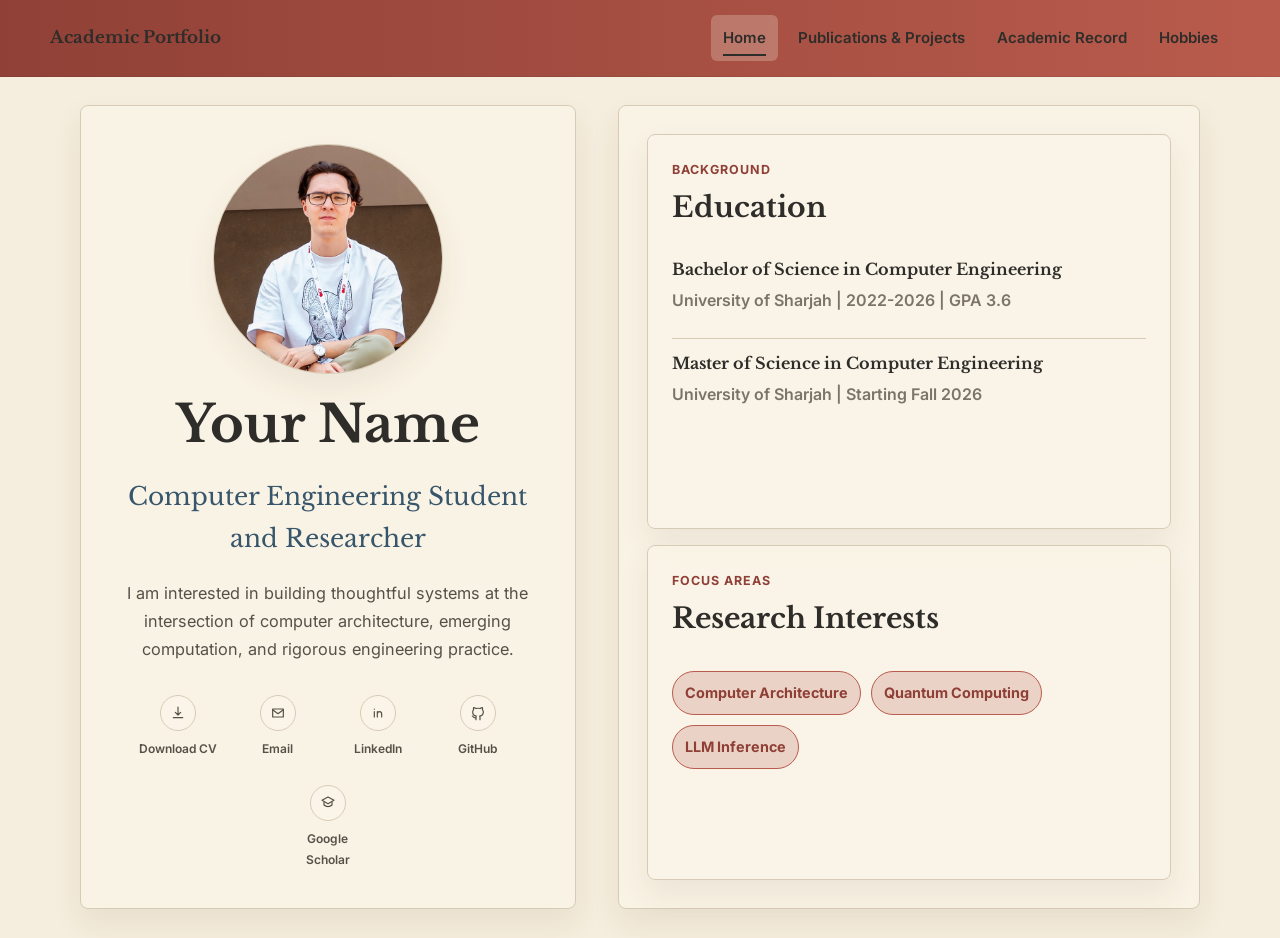
<file: index.html>
<!DOCTYPE html>
<html lang="en">
<head>
  <meta charset="UTF-8">
  <meta name="viewport" content="width=device-width, initial-scale=1.0">
  <title>Personal Academic Website | Home</title>
  <link rel="preconnect" href="https://fonts.googleapis.com">
  <link rel="preconnect" href="https://fonts.gstatic.com" crossorigin>
  <link href="https://fonts.googleapis.com/css2?family=Inter:wght@400;500;600;700&family=Libre+Baskerville:wght@400;700&display=swap" rel="stylesheet">
  <link rel="stylesheet" href="style.css">
</head>
<body class="no-scroll-page">
  <header class="site-header">
    <nav class="navbar" aria-label="Primary navigation">
      <a class="brand" href="index.html">Academic Portfolio</a>
      <button class="menu-toggle" type="button" aria-label="Toggle navigation" aria-expanded="false">
        <span></span>
        <span></span>
        <span></span>
      </button>
      <ul class="nav-links">
        <li><a class="active" href="index.html">Home</a></li>
        <li><a href="publications.html">Publications &amp; Projects</a></li>
        <li><a href="academic-record.html">Academic Record</a></li>
        <li><a href="hobbies.html">Hobbies</a></li>
      </ul>
    </nav>
  </header>

  <main class="screen-main">
    <section class="screen-page home-screen">
      <div class="container home-panel">
        <div class="home-profile">
          <div class="portrait-wrap">
            <img class="portrait-photo" src="assets/images/danil.jpg" alt="Portrait of Danil Vyskubov">
          </div>
          <div class="hero-content">
            <!-- REPLACE WITH REAL CONTENT: Replace this name with your full name. -->
            <h1>Your Name</h1>
            <!-- REPLACE WITH REAL CONTENT: Replace this role with your current academic title. -->
            <p class="subtitle">Computer Engineering Student and Researcher</p>
            <!-- REPLACE WITH REAL CONTENT: Replace this paragraph with your personal academic statement. -->
            <p class="lead">I am interested in building thoughtful systems at the intersection of computer architecture, emerging computation, and rigorous engineering practice.</p>
          </div>
          <div class="icon-row contact-row" aria-label="Contact links">
            <a class="icon-link" href="assets/files/cv.pdf" download>
              <span class="icon" aria-hidden="true">
                <svg viewBox="0 0 24 24"><path d="M12 3v12m0 0 4-4m-4 4-4-4M5 19h14"/></svg>
              </span>
              <span>Download CV</span>
            </a>
            <!-- REPLACE WITH REAL CONTENT: Replace the email address below with your real email. -->
            <a class="icon-link" href="mailto:your.email@example.com">
              <span class="icon" aria-hidden="true">
                <svg viewBox="0 0 24 24"><path d="M4 6h16v12H4z"/><path d="m4 7 8 6 8-6"/></svg>
              </span>
              <span>Email</span>
            </a>
            <!-- REPLACE WITH REAL CONTENT: Replace this URL with your real LinkedIn profile. -->
            <a class="icon-link" href="https://www.linkedin.com/" target="_blank" rel="noopener">
              <span class="icon" aria-hidden="true">
                <svg viewBox="0 0 24 24"><path d="M6.5 10v8M6.5 6v.2M11 18v-8m0 3.5c0-2.1 1.3-3.5 3.3-3.5 2.2 0 3.2 1.4 3.2 4v4"/></svg>
              </span>
              <span>LinkedIn</span>
            </a>
            <!-- REPLACE WITH REAL CONTENT: Replace this URL with your real GitHub profile. -->
            <a class="icon-link" href="https://github.com/" target="_blank" rel="noopener">
              <span class="icon" aria-hidden="true">
                <svg viewBox="0 0 24 24"><path d="M9 19c-4 1.2-4-2-5.5-2.5M15 22v-3.5c0-1 .1-1.4-.5-2 2.8-.3 5.5-1.4 5.5-6a4.7 4.7 0 0 0-1.3-3.3 4.4 4.4 0 0 0-.1-3.2s-1.1-.3-3.5 1.3a12 12 0 0 0-6.2 0C6.5 3.7 5.4 4 5.4 4a4.4 4.4 0 0 0-.1 3.2A4.7 4.7 0 0 0 4 10.5c0 4.6 2.7 5.7 5.5 6-.6.6-.6 1.2-.5 2V22"/></svg>
              </span>
              <span>GitHub</span>
            </a>
            <!-- REPLACE WITH REAL CONTENT: Replace this URL with your real Google Scholar profile. -->
            <a class="icon-link" href="https://scholar.google.com/" target="_blank" rel="noopener">
              <span class="icon" aria-hidden="true">
                <svg viewBox="0 0 24 24"><path d="m12 3 9 5-9 5-9-5 9-5Z"/><path d="M6 11v4c1.6 1.6 3.6 2.4 6 2.4s4.4-.8 6-2.4v-4"/></svg>
              </span>
              <span>Google Scholar</span>
            </a>
          </div>
        </div>

        <div class="home-details">
          <section class="compact-block">
            <div class="section-heading compact-heading">
              <p class="kicker">Background</p>
              <h2>Education</h2>
            </div>
            <div class="compact-list">
              <article>
                <h3>Bachelor of Science in Computer Engineering</h3>
                <p class="meta">University of Sharjah | 2022-2026 | GPA 3.6</p>
              </article>
              <article>
                <h3>Master of Science in Computer Engineering</h3>
                <p class="meta">University of Sharjah | Starting Fall 2026</p>
              </article>
            </div>
          </section>

          <section class="compact-block">
            <div class="section-heading compact-heading">
              <p class="kicker">Focus Areas</p>
              <h2>Research Interests</h2>
            </div>
            <div class="interest-pills">
              <span>Computer Architecture</span>
              <span>Quantum Computing</span>
              <span>LLM Inference</span>
            </div>
          </section>
        </div>
      </div>
    </section>
  </main>

  <footer class="site-footer">
    <p>&copy; <span id="year"></span> Personal Academic Website</p>
  </footer>

  <script src="script.js"></script>
</body>
</html>
</file>
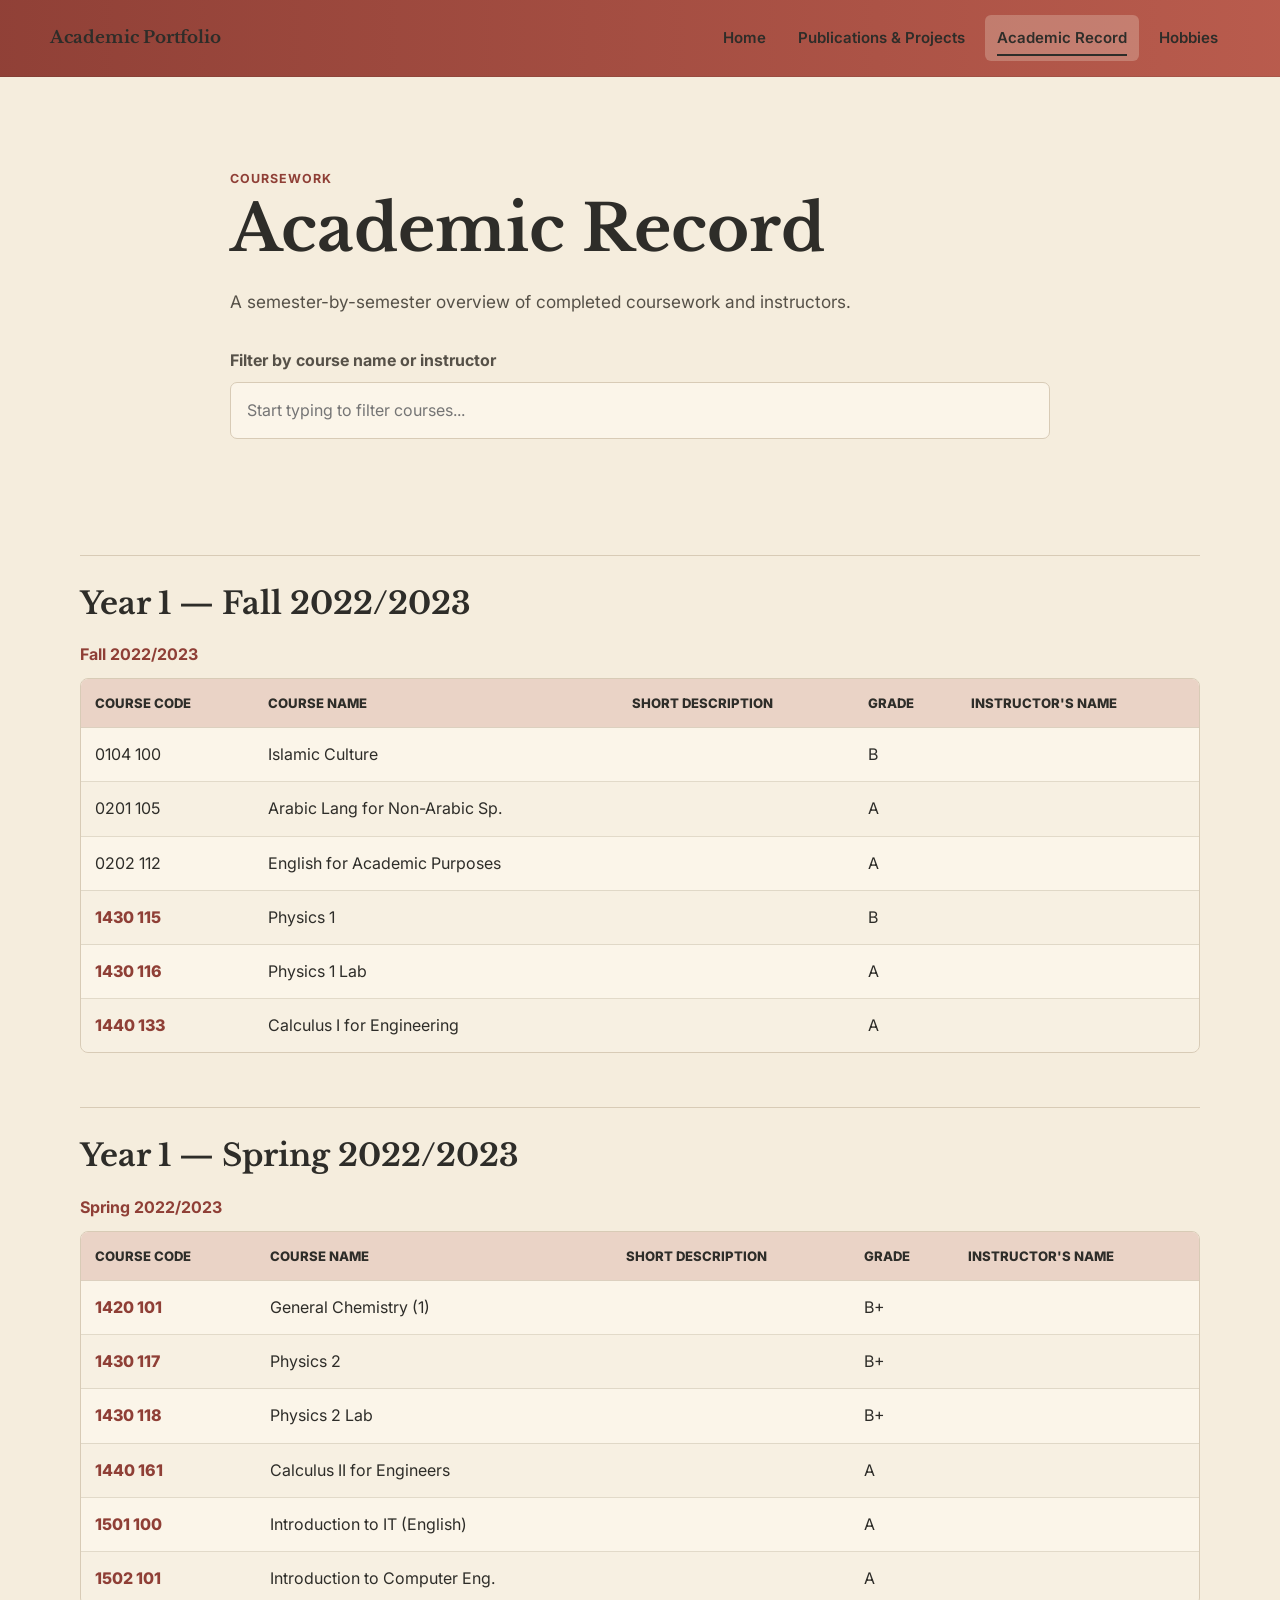
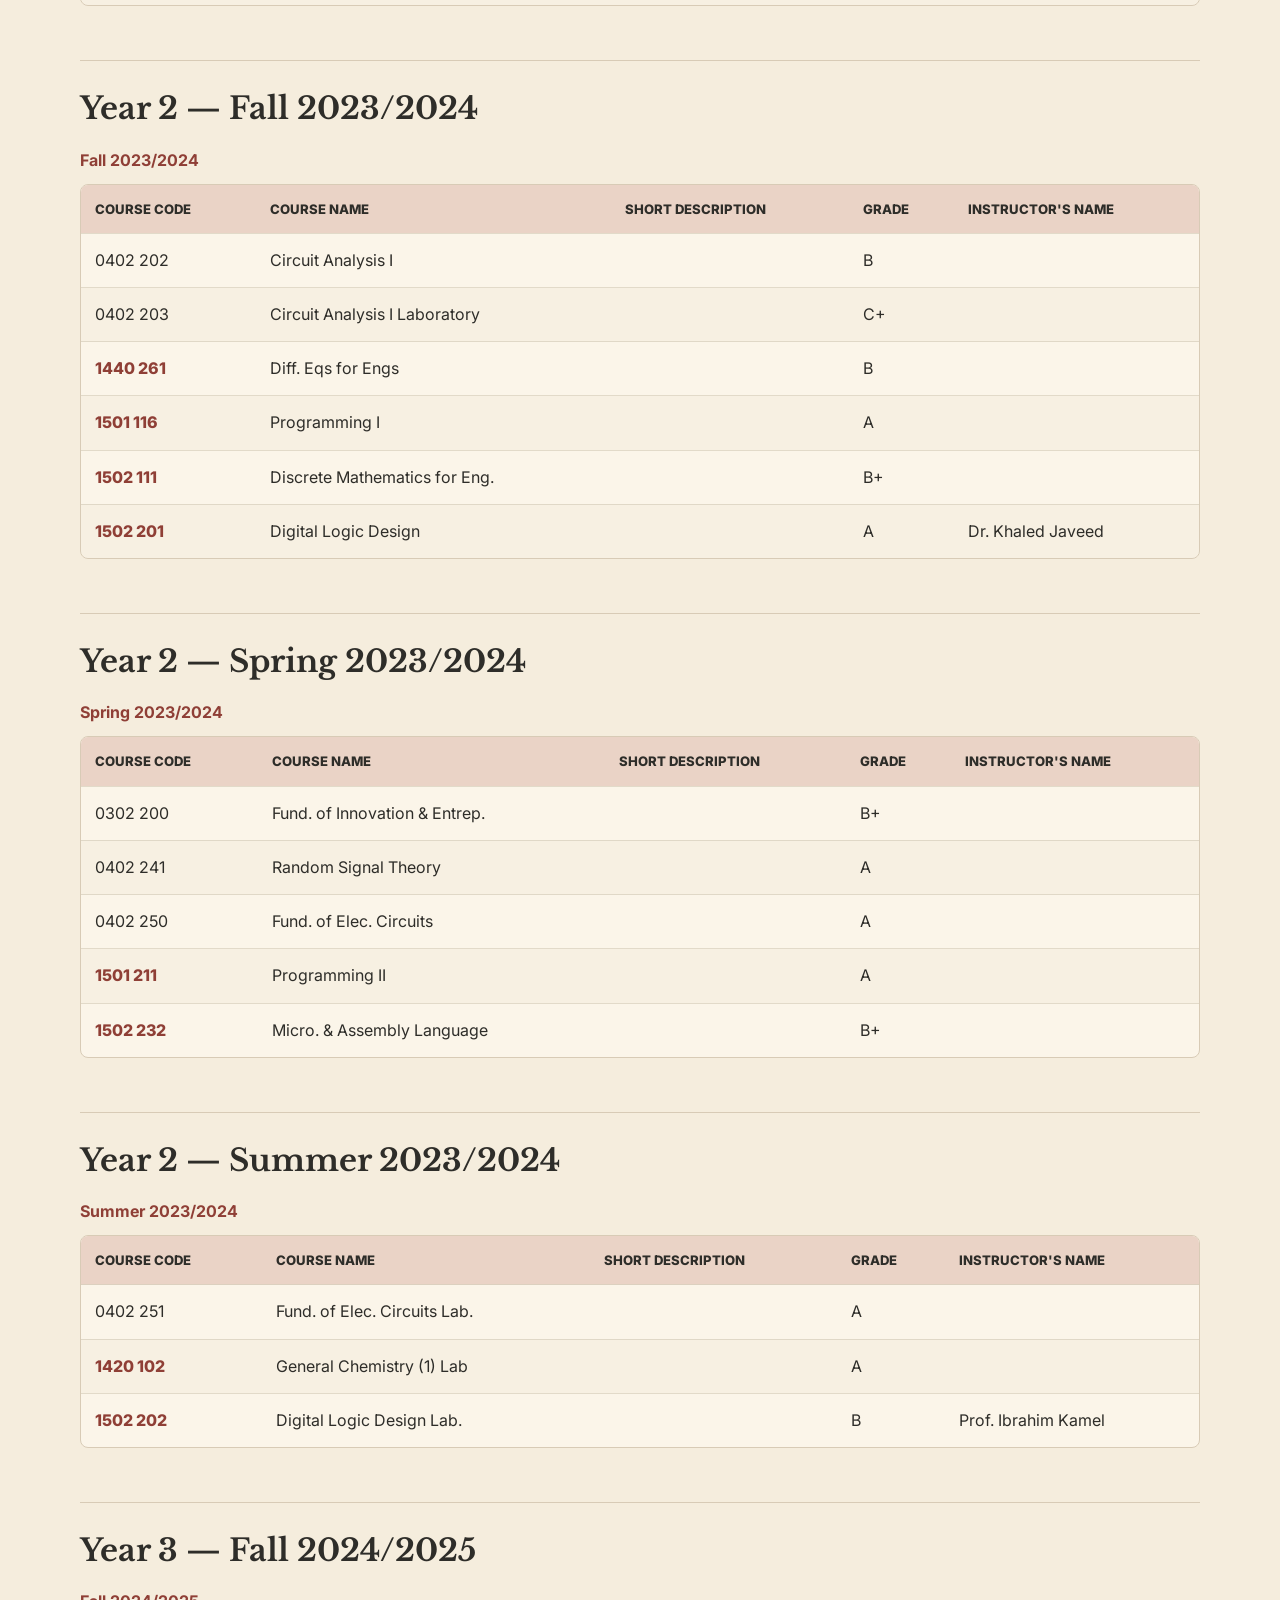
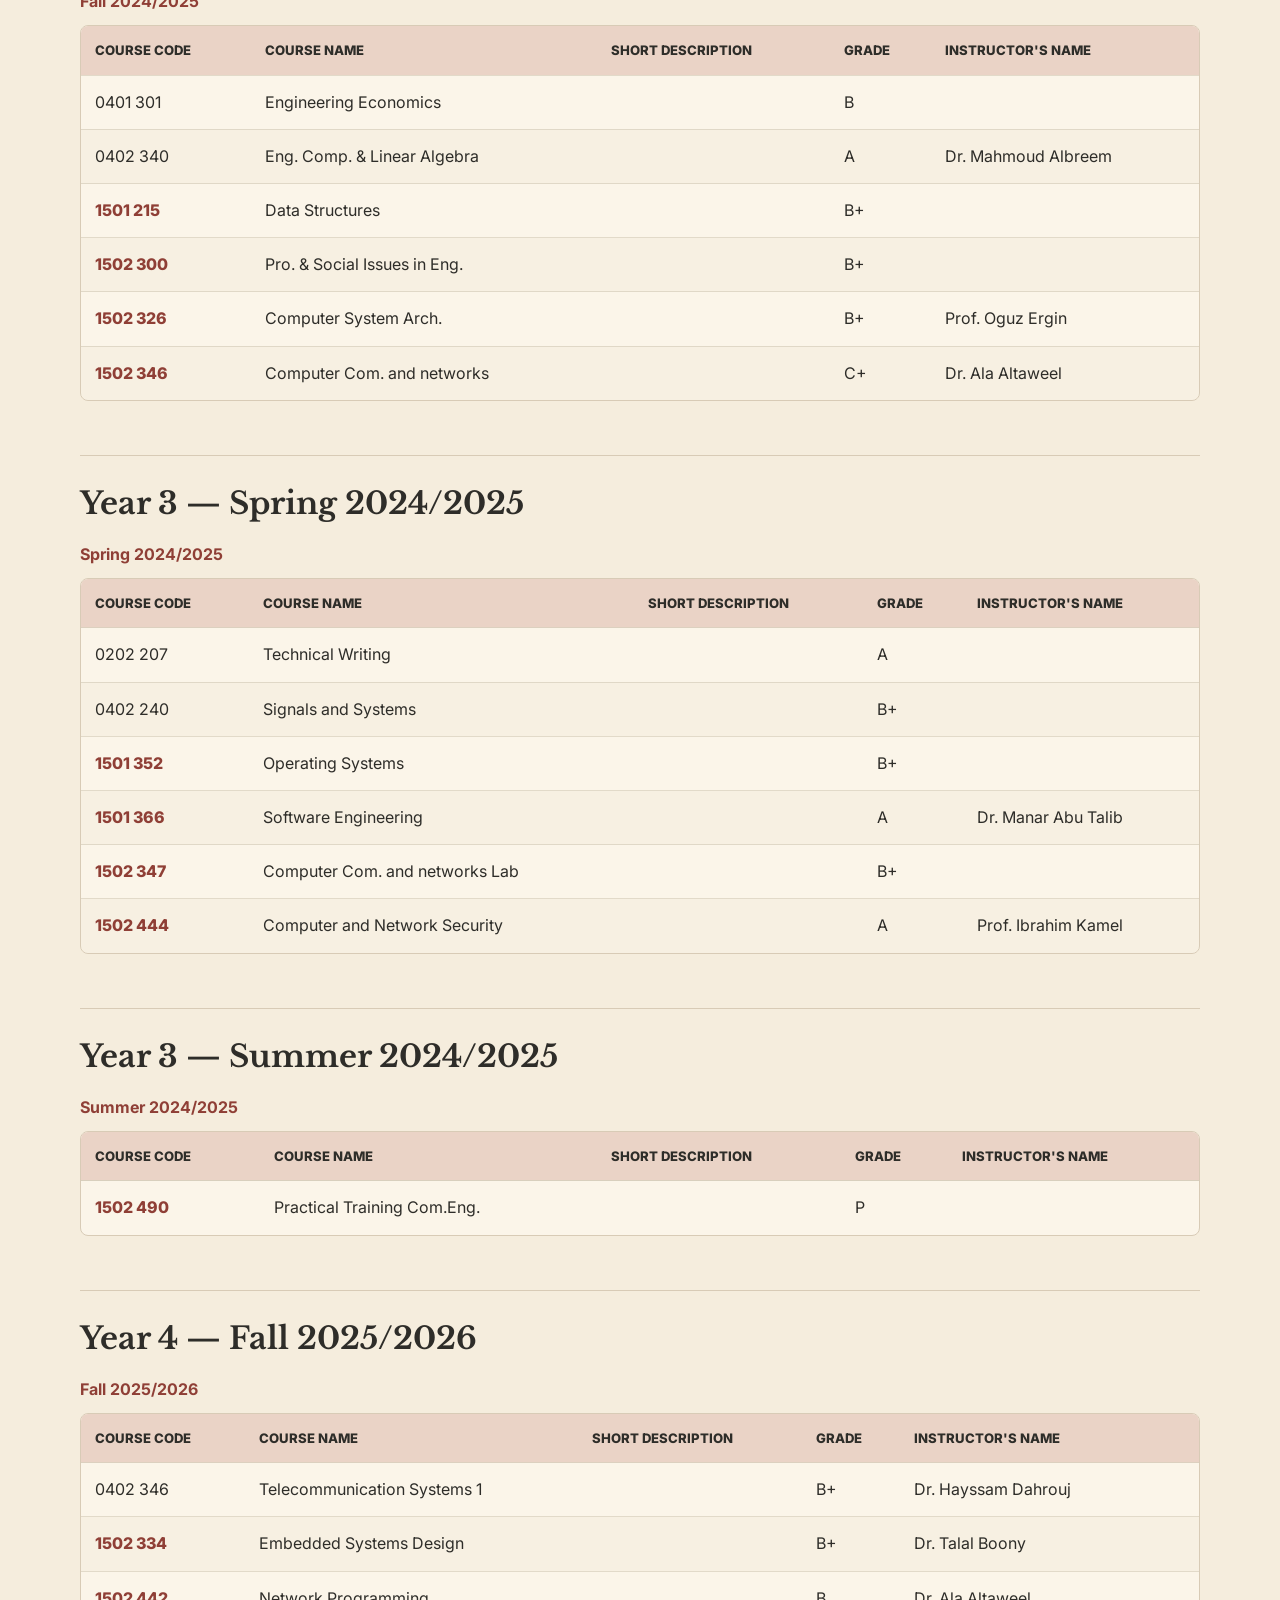
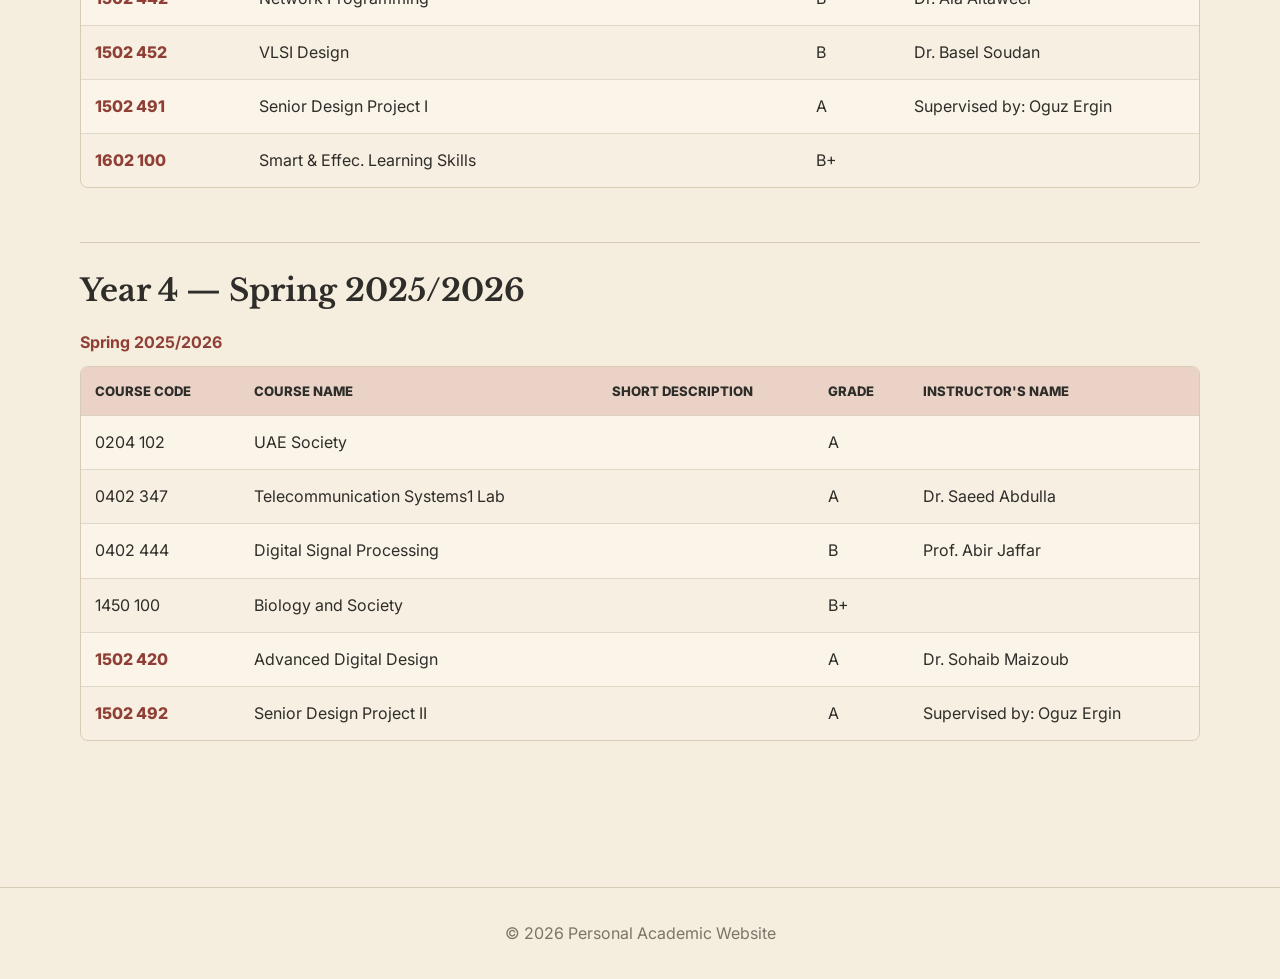
<file: academic-record.html>
<!DOCTYPE html>
<html lang="en">
<head>
  <meta charset="UTF-8">
  <meta name="viewport" content="width=device-width, initial-scale=1.0">
  <title>Personal Academic Website | Academic Record</title>
  <link rel="preconnect" href="https://fonts.googleapis.com">
  <link rel="preconnect" href="https://fonts.gstatic.com" crossorigin>
  <link href="https://fonts.googleapis.com/css2?family=Inter:wght@400;500;600;700&family=Libre+Baskerville:wght@400;700&display=swap" rel="stylesheet">
  <link rel="stylesheet" href="style.css">
</head>
<body>
  <header class="site-header">
    <nav class="navbar" aria-label="Primary navigation">
      <a class="brand" href="index.html">Academic Portfolio</a>
      <button class="menu-toggle" type="button" aria-label="Toggle navigation" aria-expanded="false">
        <span></span>
        <span></span>
        <span></span>
      </button>
      <ul class="nav-links">
        <li><a href="index.html">Home</a></li>
        <li><a href="publications.html">Publications &amp; Projects</a></li>
        <li><a class="active" href="academic-record.html">Academic Record</a></li>
        <li><a href="hobbies.html">Hobbies</a></li>
      </ul>
    </nav>
  </header>

  <main>
    <section class="page-intro section academic-intro">
      <div class="container narrow">
        <p class="kicker">Coursework</p>
        <h1>Academic Record</h1>
        <p class="lead">A semester-by-semester overview of completed coursework and instructors.</p>
        <label class="search-label" for="course-search">Filter by course name or instructor</label>
        <input id="course-search" class="course-search" type="search" placeholder="Start typing to filter courses..." autocomplete="off">
        <p id="filter-status" class="filter-status" aria-live="polite"></p>
      </div>
    </section>

    <section class="section record-section">
      <div class="container">
        <div class="year-block">
          <h2>Year 1 — Fall 2022/2023</h2>
          <div class="semester-block">
            <h3>Fall 2022/2023</h3>
            <div class="table-wrap">
              <table class="course-table">
                <thead><tr><th>Course Code</th><th>Course Name</th><th>Short Description</th><th>Grade</th><th>Instructor's Name</th></tr></thead>
                <tbody>
                  <tr class="course-row"><td>0104 100</td><td>Islamic Culture</td><td></td><td>B</td><td></td></tr>
                  <tr class="course-row"><td>0201 105</td><td>Arabic Lang for Non-Arabic Sp.</td><td></td><td>A</td><td></td></tr>
                  <tr class="course-row"><td>0202 112</td><td>English for Academic Purposes</td><td></td><td>A</td><td></td></tr>
                  <tr class="course-row"><td class="green-code">1430 115</td><td>Physics 1</td><td></td><td>B</td><td></td></tr>
                  <tr class="course-row"><td class="green-code">1430 116</td><td>Physics 1 Lab</td><td></td><td>A</td><td></td></tr>
                  <tr class="course-row"><td class="green-code">1440 133</td><td>Calculus I for Engineering</td><td></td><td>A</td><td></td></tr>
                </tbody>
              </table>
            </div>
          </div>
        </div>

        <div class="year-block">
          <h2>Year 1 — Spring 2022/2023</h2>
          <div class="semester-block">
            <h3>Spring 2022/2023</h3>
            <div class="table-wrap">
              <table class="course-table">
                <thead><tr><th>Course Code</th><th>Course Name</th><th>Short Description</th><th>Grade</th><th>Instructor's Name</th></tr></thead>
                <tbody>
                  <tr class="course-row"><td class="green-code">1420 101</td><td>General Chemistry (1)</td><td></td><td>B+</td><td></td></tr>
                  <tr class="course-row"><td class="green-code">1430 117</td><td>Physics 2</td><td></td><td>B+</td><td></td></tr>
                  <tr class="course-row"><td class="green-code">1430 118</td><td>Physics 2 Lab</td><td></td><td>B+</td><td></td></tr>
                  <tr class="course-row"><td class="green-code">1440 161</td><td>Calculus II for Engineers</td><td></td><td>A</td><td></td></tr>
                  <tr class="course-row"><td class="green-code">1501 100</td><td>Introduction to IT (English)</td><td></td><td>A</td><td></td></tr>
                  <tr class="course-row"><td class="green-code">1502 101</td><td>Introduction to Computer Eng.</td><td></td><td>A</td><td></td></tr>
                </tbody>
              </table>
            </div>
          </div>
        </div>

        <div class="year-block">
          <h2>Year 2 — Fall 2023/2024</h2>
          <div class="semester-block">
            <h3>Fall 2023/2024</h3>
            <div class="table-wrap">
              <table class="course-table">
                <thead><tr><th>Course Code</th><th>Course Name</th><th>Short Description</th><th>Grade</th><th>Instructor's Name</th></tr></thead>
                <tbody>
                  <tr class="course-row"><td>0402 202</td><td>Circuit Analysis I</td><td></td><td>B</td><td></td></tr>
                  <tr class="course-row"><td>0402 203</td><td>Circuit Analysis I Laboratory</td><td></td><td>C+</td><td></td></tr>
                  <tr class="course-row"><td class="green-code">1440 261</td><td>Diff. Eqs for Engs</td><td></td><td>B</td><td></td></tr>
                  <tr class="course-row"><td class="green-code">1501 116</td><td>Programming I</td><td></td><td>A</td><td></td></tr>
                  <tr class="course-row"><td class="green-code">1502 111</td><td>Discrete Mathematics for Eng.</td><td></td><td>B+</td><td></td></tr>
                  <tr class="course-row"><td class="green-code">1502 201</td><td>Digital Logic Design</td><td></td><td>A</td><td>Dr. Khaled Javeed</td></tr>
                </tbody>
              </table>
            </div>
          </div>
        </div>

        <div class="year-block">
          <h2>Year 2 — Spring 2023/2024</h2>
          <div class="semester-block">
            <h3>Spring 2023/2024</h3>
            <div class="table-wrap">
              <table class="course-table">
                <thead><tr><th>Course Code</th><th>Course Name</th><th>Short Description</th><th>Grade</th><th>Instructor's Name</th></tr></thead>
                <tbody>
                  <tr class="course-row"><td>0302 200</td><td>Fund. of Innovation &amp; Entrep.</td><td></td><td>B+</td><td></td></tr>
                  <tr class="course-row"><td>0402 241</td><td>Random Signal Theory</td><td></td><td>A</td><td></td></tr>
                  <tr class="course-row"><td>0402 250</td><td>Fund. of Elec. Circuits</td><td></td><td>A</td><td></td></tr>
                  <tr class="course-row"><td class="green-code">1501 211</td><td>Programming II</td><td></td><td>A</td><td></td></tr>
                  <tr class="course-row"><td class="green-code">1502 232</td><td>Micro. &amp; Assembly Language</td><td></td><td>B+</td><td></td></tr>
                </tbody>
              </table>
            </div>
          </div>
        </div>

        <div class="year-block">
          <h2>Year 2 — Summer 2023/2024</h2>
          <div class="semester-block">
            <h3>Summer 2023/2024</h3>
            <div class="table-wrap">
              <table class="course-table">
                <thead><tr><th>Course Code</th><th>Course Name</th><th>Short Description</th><th>Grade</th><th>Instructor's Name</th></tr></thead>
                <tbody>
                  <tr class="course-row"><td>0402 251</td><td>Fund. of Elec. Circuits Lab.</td><td></td><td>A</td><td></td></tr>
                  <tr class="course-row"><td class="green-code">1420 102</td><td>General Chemistry (1) Lab</td><td></td><td>A</td><td></td></tr>
                  <tr class="course-row"><td class="green-code">1502 202</td><td>Digital Logic Design Lab.</td><td></td><td>B</td><td>Prof. Ibrahim Kamel</td></tr>
                </tbody>
              </table>
            </div>
          </div>
        </div>

        <div class="year-block">
          <h2>Year 3 — Fall 2024/2025</h2>
          <div class="semester-block">
            <h3>Fall 2024/2025</h3>
            <div class="table-wrap">
              <table class="course-table">
                <thead><tr><th>Course Code</th><th>Course Name</th><th>Short Description</th><th>Grade</th><th>Instructor's Name</th></tr></thead>
                <tbody>
                  <tr class="course-row"><td>0401 301</td><td>Engineering Economics</td><td></td><td>B</td><td></td></tr>
                  <tr class="course-row"><td>0402 340</td><td>Eng. Comp. &amp; Linear Algebra</td><td></td><td>A</td><td>Dr. Mahmoud Albreem</td></tr>
                  <tr class="course-row"><td class="green-code">1501 215</td><td>Data Structures</td><td></td><td>B+</td><td></td></tr>
                  <tr class="course-row"><td class="green-code">1502 300</td><td>Pro. &amp; Social Issues in Eng.</td><td></td><td>B+</td><td></td></tr>
                  <tr class="course-row"><td class="green-code">1502 326</td><td>Computer System Arch.</td><td></td><td>B+</td><td>Prof. Oguz Ergin</td></tr>
                  <tr class="course-row"><td class="green-code">1502 346</td><td>Computer Com. and networks</td><td></td><td>C+</td><td>Dr. Ala Altaweel</td></tr>
                </tbody>
              </table>
            </div>
          </div>
        </div>

        <div class="year-block">
          <h2>Year 3 — Spring 2024/2025</h2>
          <div class="semester-block">
            <h3>Spring 2024/2025</h3>
            <div class="table-wrap">
              <table class="course-table">
                <thead><tr><th>Course Code</th><th>Course Name</th><th>Short Description</th><th>Grade</th><th>Instructor's Name</th></tr></thead>
                <tbody>
                  <tr class="course-row"><td>0202 207</td><td>Technical Writing</td><td></td><td>A</td><td></td></tr>
                  <tr class="course-row"><td>0402 240</td><td>Signals and Systems</td><td></td><td>B+</td><td></td></tr>
                  <tr class="course-row"><td class="green-code">1501 352</td><td>Operating Systems</td><td></td><td>B+</td><td></td></tr>
                  <tr class="course-row"><td class="green-code">1501 366</td><td>Software Engineering</td><td></td><td>A</td><td>Dr. Manar Abu Talib</td></tr>
                  <tr class="course-row"><td class="green-code">1502 347</td><td>Computer Com. and networks Lab</td><td></td><td>B+</td><td></td></tr>
                  <tr class="course-row"><td class="green-code">1502 444</td><td>Computer and Network Security</td><td></td><td>A</td><td>Prof. Ibrahim Kamel</td></tr>
                </tbody>
              </table>
            </div>
          </div>
        </div>

        <div class="year-block">
          <h2>Year 3 — Summer 2024/2025</h2>
          <div class="semester-block">
            <h3>Summer 2024/2025</h3>
            <div class="table-wrap">
              <table class="course-table">
                <thead><tr><th>Course Code</th><th>Course Name</th><th>Short Description</th><th>Grade</th><th>Instructor's Name</th></tr></thead>
                <tbody>
                  <tr class="course-row"><td class="green-code">1502 490</td><td>Practical Training Com.Eng.</td><td></td><td>P</td><td></td></tr>
                </tbody>
              </table>
            </div>
          </div>
        </div>

        <div class="year-block">
          <h2>Year 4 — Fall 2025/2026</h2>
          <div class="semester-block">
            <h3>Fall 2025/2026</h3>
            <div class="table-wrap">
              <table class="course-table">
                <thead><tr><th>Course Code</th><th>Course Name</th><th>Short Description</th><th>Grade</th><th>Instructor's Name</th></tr></thead>
                <tbody>
                  <tr class="course-row"><td>0402 346</td><td>Telecommunication Systems 1</td><td></td><td>B+</td><td>Dr. Hayssam Dahrouj</td></tr>
                  <tr class="course-row"><td class="green-code">1502 334</td><td>Embedded Systems Design</td><td></td><td>B+</td><td>Dr. Talal Boony</td></tr>
                  <tr class="course-row"><td class="green-code">1502 442</td><td>Network Programming</td><td></td><td>B</td><td>Dr. Ala Altaweel</td></tr>
                  <tr class="course-row"><td class="green-code">1502 452</td><td>VLSI Design</td><td></td><td>B</td><td>Dr. Basel Soudan</td></tr>
                  <tr class="course-row"><td class="green-code">1502 491</td><td>Senior Design Project I</td><td></td><td>A</td><td>Supervised by: Oguz Ergin</td></tr>
                  <tr class="course-row"><td class="green-code">1602 100</td><td>Smart &amp; Effec. Learning Skills</td><td></td><td>B+</td><td></td></tr>
                </tbody>
              </table>
            </div>
          </div>
        </div>

        <div class="year-block">
          <h2>Year 4 — Spring 2025/2026</h2>
          <div class="semester-block">
            <h3>Spring 2025/2026</h3>
            <div class="table-wrap">
              <table class="course-table">
                <thead><tr><th>Course Code</th><th>Course Name</th><th>Short Description</th><th>Grade</th><th>Instructor's Name</th></tr></thead>
                <tbody>
                  <tr class="course-row"><td>0204 102</td><td>UAE Society</td><td></td><td>A</td><td></td></tr>
                  <tr class="course-row"><td>0402 347</td><td>Telecommunication Systems1 Lab</td><td></td><td>A</td><td>Dr. Saeed Abdulla</td></tr>
                  <tr class="course-row"><td>0402 444</td><td>Digital Signal Processing</td><td></td><td>B</td><td>Prof. Abir Jaffar</td></tr>
                  <tr class="course-row"><td>1450 100</td><td>Biology and Society</td><td></td><td>B+</td><td></td></tr>
                  <tr class="course-row"><td class="green-code">1502 420</td><td>Advanced Digital Design</td><td></td><td>A</td><td>Dr. Sohaib Maizoub</td></tr>
                  <tr class="course-row"><td class="green-code">1502 492</td><td>Senior Design Project II</td><td></td><td>A</td><td>Supervised by: Oguz Ergin</td></tr>
                </tbody>
              </table>
            </div>
          </div>
        </div>
      </div>
    </section>
  </main>

  <footer class="site-footer">
    <p>&copy; <span id="year"></span> Personal Academic Website</p>
  </footer>

  <script src="script.js"></script>
</body>
</html>
</file>
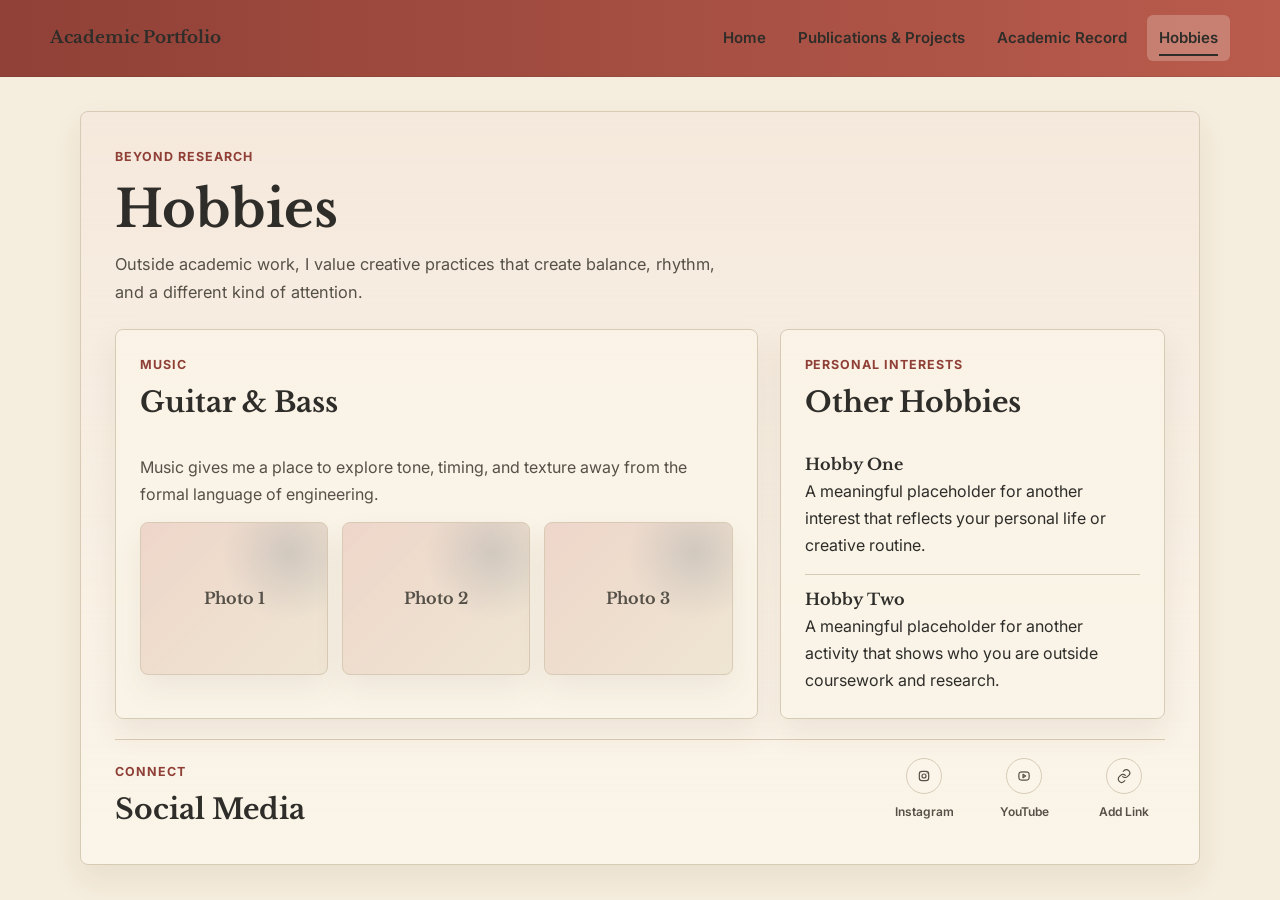
<file: hobbies.html>
<!DOCTYPE html>
<html lang="en">
<head>
  <meta charset="UTF-8">
  <meta name="viewport" content="width=device-width, initial-scale=1.0">
  <title>Personal Academic Website | Hobbies</title>
  <link rel="preconnect" href="https://fonts.googleapis.com">
  <link rel="preconnect" href="https://fonts.gstatic.com" crossorigin>
  <link href="https://fonts.googleapis.com/css2?family=Inter:wght@400;500;600;700&family=Libre+Baskerville:wght@400;700&display=swap" rel="stylesheet">
  <link rel="stylesheet" href="style.css">
</head>
<body class="no-scroll-page">
  <header class="site-header">
    <nav class="navbar" aria-label="Primary navigation">
      <a class="brand" href="index.html">Academic Portfolio</a>
      <button class="menu-toggle" type="button" aria-label="Toggle navigation" aria-expanded="false">
        <span></span>
        <span></span>
        <span></span>
      </button>
      <ul class="nav-links">
        <li><a href="index.html">Home</a></li>
        <li><a href="publications.html">Publications &amp; Projects</a></li>
        <li><a href="academic-record.html">Academic Record</a></li>
        <li><a class="active" href="hobbies.html">Hobbies</a></li>
      </ul>
    </nav>
  </header>

  <main class="screen-main">
    <section class="screen-page hobbies-screen">
      <div class="container hobbies-panel">
        <div class="page-title-block">
          <p class="kicker">Beyond Research</p>
          <h1>Hobbies</h1>
          <!-- REPLACE WITH REAL CONTENT: Replace this introduction with a warm personal paragraph. -->
          <p class="lead">Outside academic work, I value creative practices that create balance, rhythm, and a different kind of attention.</p>
        </div>

        <div class="hobbies-layout">
          <section class="compact-block">
            <div class="section-heading compact-heading">
              <p class="kicker">Music</p>
              <h2>Guitar &amp; Bass</h2>
            </div>
            <!-- REPLACE WITH REAL CONTENT: Replace this paragraph with your music background and interests. -->
            <p class="wide-copy">Music gives me a place to explore tone, timing, and texture away from the formal language of engineering.</p>
            <div class="gallery compact-gallery">
              <!-- REPLACE WITH REAL CONTENT: Replace this placeholder with a real photo in assets/images. -->
              <div class="gallery-placeholder">Photo 1</div>
              <!-- REPLACE WITH REAL CONTENT: Replace this placeholder with a real photo in assets/images. -->
              <div class="gallery-placeholder">Photo 2</div>
              <!-- REPLACE WITH REAL CONTENT: Replace this placeholder with a real photo in assets/images. -->
              <div class="gallery-placeholder">Photo 3</div>
            </div>
          </section>

          <section class="compact-block">
            <div class="section-heading compact-heading">
              <p class="kicker">Personal Interests</p>
              <h2>Other Hobbies</h2>
            </div>
            <div class="compact-list">
              <!-- REPLACE WITH REAL CONTENT: Replace this hobby title and description. -->
              <article>
                <h3>Hobby One</h3>
                <p>A meaningful placeholder for another interest that reflects your personal life or creative routine.</p>
              </article>
              <!-- REPLACE WITH REAL CONTENT: Replace this hobby title and description. -->
              <article>
                <h3>Hobby Two</h3>
                <p>A meaningful placeholder for another activity that shows who you are outside coursework and research.</p>
              </article>
            </div>
          </section>
        </div>

        <section class="social-strip">
          <div class="section-heading compact-heading">
            <p class="kicker">Connect</p>
            <h2>Social Media</h2>
          </div>
          <div class="icon-row social-row" aria-label="Social media links">
          <!-- REPLACE WITH REAL CONTENT: Replace this URL with your Instagram profile. -->
          <a class="icon-link" href="https://www.instagram.com/" target="_blank" rel="noopener">
            <span class="icon" aria-hidden="true">
              <svg viewBox="0 0 24 24"><rect x="5" y="5" width="14" height="14" rx="4"/><circle cx="12" cy="12" r="3"/><path d="M16.5 7.5h.1"/></svg>
            </span>
            <span>Instagram</span>
          </a>
          <!-- REPLACE WITH REAL CONTENT: Replace this URL with your YouTube profile. -->
          <a class="icon-link" href="https://www.youtube.com/" target="_blank" rel="noopener">
            <span class="icon" aria-hidden="true">
              <svg viewBox="0 0 24 24"><path d="M4.5 8.5c.2-1.2 1-2 2.2-2.2 2.2-.3 8.4-.3 10.6 0 1.2.2 2 1 2.2 2.2.3 1.9.3 5.1 0 7-.2 1.2-1 2-2.2 2.2-2.2.3-8.4.3-10.6 0-1.2-.2-2-1-2.2-2.2-.3-1.9-.3-5.1 0-7Z"/><path d="m10.5 9.5 4 2.5-4 2.5v-5Z"/></svg>
            </span>
            <span>YouTube</span>
          </a>
          <!-- REPLACE WITH REAL CONTENT: Replace this URL and label with another social profile. -->
          <a class="icon-link" href="https://example.com/" target="_blank" rel="noopener">
            <span class="icon" aria-hidden="true">
              <svg viewBox="0 0 24 24"><path d="M10 13a5 5 0 0 0 7.1 0l2-2a5 5 0 0 0-7.1-7.1l-1.1 1.1"/><path d="M14 11a5 5 0 0 0-7.1 0l-2 2A5 5 0 0 0 12 20.1l1.1-1.1"/></svg>
            </span>
            <span>Add Link</span>
          </a>
        </div>
        </section>
      </div>
    </section>
  </main>

  <footer class="site-footer">
    <p>&copy; <span id="year"></span> Personal Academic Website</p>
  </footer>

  <script src="script.js"></script>
</body>
</html>
</file>
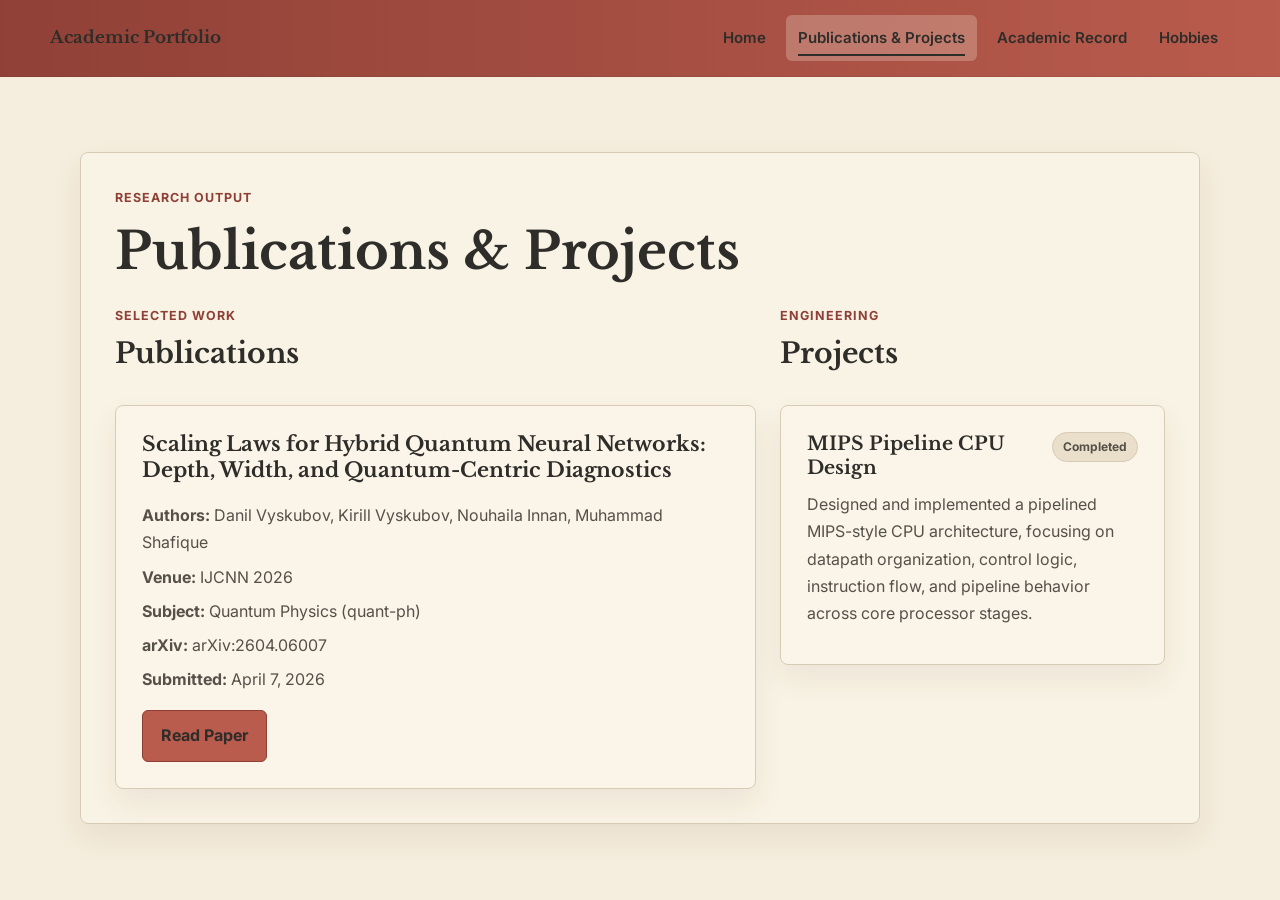
<file: publications.html>
<!DOCTYPE html>
<html lang="en">
<head>
  <meta charset="UTF-8">
  <meta name="viewport" content="width=device-width, initial-scale=1.0">
  <title>Personal Academic Website | Publications & Projects</title>
  <link rel="preconnect" href="https://fonts.googleapis.com">
  <link rel="preconnect" href="https://fonts.gstatic.com" crossorigin>
  <link href="https://fonts.googleapis.com/css2?family=Inter:wght@400;500;600;700&family=Libre+Baskerville:wght@400;700&display=swap" rel="stylesheet">
  <link rel="stylesheet" href="style.css">
</head>
<body class="no-scroll-page">
  <header class="site-header">
    <nav class="navbar" aria-label="Primary navigation">
      <a class="brand" href="index.html">Academic Portfolio</a>
      <button class="menu-toggle" type="button" aria-label="Toggle navigation" aria-expanded="false">
        <span></span>
        <span></span>
        <span></span>
      </button>
      <ul class="nav-links">
        <li><a href="index.html">Home</a></li>
        <li><a class="active" href="publications.html">Publications &amp; Projects</a></li>
        <li><a href="academic-record.html">Academic Record</a></li>
        <li><a href="hobbies.html">Hobbies</a></li>
      </ul>
    </nav>
  </header>

  <main class="screen-main">
    <section class="screen-page publication-screen">
      <div class="container publication-panel">
        <div class="page-title-block">
          <p class="kicker">Research Output</p>
          <h1>Publications &amp; Projects</h1>
        </div>

        <div class="publication-layout">
          <section>
            <div class="section-heading compact-heading">
              <p class="kicker">Selected Work</p>
              <h2>Publications</h2>
            </div>
            <article class="publication-card">
              <h3>Scaling Laws for Hybrid Quantum Neural Networks: Depth, Width, and Quantum-Centric Diagnostics</h3>
              <p><strong>Authors:</strong> Danil Vyskubov, Kirill Vyskubov, Nouhaila Innan, Muhammad Shafique</p>
              <p><strong>Venue:</strong> IJCNN 2026</p>
              <p><strong>Subject:</strong> Quantum Physics (quant-ph)</p>
              <p><strong>arXiv:</strong> arXiv:2604.06007</p>
              <p><strong>Submitted:</strong> April 7, 2026</p>
              <a class="button" href="https://doi.org/10.48550/arXiv.2604.06007" target="_blank" rel="noopener">Read Paper</a>
            </article>
          </section>

          <section>
            <div class="section-heading compact-heading">
              <p class="kicker">Engineering</p>
              <h2>Projects</h2>
            </div>
            <article class="project-card featured-project">
              <div class="card-topline">
                <h3>MIPS Pipeline CPU Design</h3>
                <span class="status-badge completed">Completed</span>
              </div>
              <p>Designed and implemented a pipelined MIPS-style CPU architecture, focusing on datapath organization, control logic, instruction flow, and pipeline behavior across core processor stages.</p>
              <!-- REPLACE WITH REAL CONTENT: Add a real GitHub URL for this project when available. -->
            </article>
          </section>
        </div>
      </div>
    </section>
  </main>

  <footer class="site-footer">
    <p>&copy; <span id="year"></span> Personal Academic Website</p>
  </footer>

  <script src="script.js"></script>
</body>
</html>
</file>
<file: style.css>
:root {
  --paper: #f5eddd;
  --paper-soft: #fbf5e9;
  --paper-muted: #eadfca;
  --ink: #2e2d29;
  --ink-soft: #565148;
  --muted: #7b7468;
  --accent: #b95b4d;
  --accent-deep: #8f3f36;
  --accent-pale: #ead3c6;
  --hanji-blue: #38566b;
  --hanji-gold: #c5a15d;
  --line: #d8cbb6;
  --shadow: 0 14px 30px rgba(84, 61, 43, 0.08);
  --serif: "Libre Baskerville", Georgia, serif;
  --sans: "Inter", Arial, sans-serif;
  --nav-height: 76px;
}

* {
  box-sizing: border-box;
}

html {
  scroll-behavior: smooth;
}

body {
  margin: 0;
  background: var(--paper);
  color: var(--ink);
  font-family: var(--sans);
  font-size: 16px;
  line-height: 1.7;
}

body.menu-open {
  overflow: hidden;
}

body.no-scroll-page {
  min-height: 100vh;
  min-height: 100svh;
  overflow-x: hidden;
}

a {
  color: inherit;
  text-decoration: none;
}

svg {
  width: 100%;
  height: 100%;
  fill: none;
  stroke: currentColor;
  stroke-linecap: round;
  stroke-linejoin: round;
  stroke-width: 1.8;
}

h1,
h2,
h3 {
  margin: 0;
  color: var(--ink);
  font-family: var(--serif);
  font-weight: 700;
  line-height: 1.25;
}

h1 {
  font-size: clamp(2.5rem, 5vw, 4.7rem);
}

h2 {
  font-size: clamp(1.8rem, 3vw, 2.6rem);
}

h3 {
  font-size: 1.18rem;
}

p {
  margin: 0;
}

.site-header {
  position: fixed;
  top: 0;
  right: 0;
  left: 0;
  z-index: 100;
  background:
    linear-gradient(90deg, rgba(143, 63, 54, 0.96), rgba(185, 91, 77, 0.96)),
    var(--accent);
  border-bottom: 1px solid rgba(47, 48, 43, 0.12);
}

.navbar {
  width: min(1180px, calc(100% - 40px));
  height: var(--nav-height);
  margin: 0 auto;
  display: flex;
  align-items: center;
  justify-content: space-between;
  gap: 24px;
}

.brand {
  font-family: var(--serif);
  font-size: 1.05rem;
  font-weight: 700;
  color: var(--ink);
  white-space: nowrap;
}

.nav-links {
  display: flex;
  align-items: center;
  gap: 8px;
  margin: 0;
  padding: 0;
  list-style: none;
}

.nav-links a {
  position: relative;
  display: block;
  padding: 10px 12px;
  border-radius: 6px;
  color: var(--ink);
  font-size: 0.94rem;
  font-weight: 600;
  transition: background-color 0.3s ease, color 0.3s ease;
}

.nav-links a::after {
  content: "";
  position: absolute;
  right: 12px;
  bottom: 5px;
  left: 12px;
  height: 2px;
  background: var(--ink);
  transform: scaleX(0);
  transform-origin: center;
  transition: transform 0.3s ease;
}

.nav-links a:hover,
.nav-links a.active {
  background: rgba(245, 237, 221, 0.25);
}

.nav-links a:hover::after,
.nav-links a.active::after {
  transform: scaleX(1);
}

.menu-toggle {
  display: none;
  width: 44px;
  height: 44px;
  padding: 10px;
  border: 1px solid rgba(47, 48, 43, 0.18);
  border-radius: 7px;
  background: rgba(245, 237, 221, 0.24);
  color: var(--ink);
  cursor: pointer;
}

.menu-toggle span {
  display: block;
  width: 100%;
  height: 2px;
  margin: 5px 0;
  background: var(--ink);
  transition: transform 0.3s ease, opacity 0.3s ease;
}

.menu-open .menu-toggle span:nth-child(1) {
  transform: translateY(7px) rotate(45deg);
}

.menu-open .menu-toggle span:nth-child(2) {
  opacity: 0;
}

.menu-open .menu-toggle span:nth-child(3) {
  transform: translateY(-7px) rotate(-45deg);
}

main {
  padding-top: var(--nav-height);
}

.screen-main {
  min-height: 100vh;
  min-height: 100svh;
  padding-top: var(--nav-height);
  overflow-x: hidden;
}

.screen-page {
  min-height: calc(100vh - var(--nav-height));
  min-height: calc(100svh - var(--nav-height));
  display: grid;
  align-items: center;
  padding: clamp(18px, 3.2vh, 34px) 0;
  overflow: visible;
}

@supports (height: 100dvh) {
  body.no-scroll-page,
  .screen-main {
    min-height: 100dvh;
  }

  .screen-page {
    min-height: calc(100dvh - var(--nav-height));
  }
}

.no-scroll-page .site-footer {
  display: none;
}

.section {
  padding: 92px 0;
}

.section-lined {
  border-top: 1px solid var(--line);
  border-bottom: 1px solid var(--line);
  background: var(--paper-soft);
}

.container {
  width: min(1120px, calc(100% - 40px));
  margin: 0 auto;
}

.narrow {
  width: min(820px, calc(100% - 40px));
}

.hero {
  min-height: calc(100vh - var(--nav-height));
  display: flex;
  align-items: center;
}

.home-panel {
  display: grid;
  grid-template-columns: minmax(300px, 0.92fr) minmax(0, 1.08fr);
  align-items: stretch;
  gap: clamp(22px, 4vw, 42px);
}

.home-profile,
.home-details,
.compact-block,
.publication-panel,
.hobbies-panel {
  border: 1px solid var(--line);
  border-radius: 8px;
  background: rgba(251, 245, 233, 0.72);
  box-shadow: var(--shadow);
}

.home-profile {
  display: grid;
  align-content: center;
  justify-items: center;
  gap: clamp(14px, 2vh, 22px);
  padding: clamp(22px, 3.5vw, 38px);
  overflow: hidden;
  text-align: center;
}

.home-screen h1,
.publication-screen h1,
.hobbies-screen h1 {
  font-size: clamp(2rem, 4vw, 3.55rem);
}

.home-profile .lead,
.page-title-block .lead {
  max-width: 620px;
}

.home-profile .contact-row {
  justify-content: center;
}

.home-details {
  display: grid;
  gap: 16px;
  padding: clamp(18px, 3vw, 28px);
}

.compact-block {
  padding: clamp(18px, 2.5vw, 24px);
}

.compact-heading {
  gap: 6px;
  margin-bottom: 18px;
}

.compact-heading h2 {
  font-size: clamp(1.35rem, 2.2vw, 1.85rem);
}

.compact-list {
  display: grid;
  gap: 14px;
}

.compact-list article {
  padding-bottom: 14px;
  border-bottom: 1px solid var(--line);
}

.compact-list article:last-child {
  padding-bottom: 0;
  border-bottom: 0;
}

.compact-list h3 {
  margin-bottom: 4px;
  font-size: 1rem;
}

.interest-pills {
  display: flex;
  flex-wrap: wrap;
  gap: 10px;
}

.interest-pills span {
  padding: 9px 12px;
  border: 1px solid var(--accent);
  border-radius: 999px;
  background: var(--accent-pale);
  color: var(--accent-deep);
  font-size: 0.9rem;
  font-weight: 700;
}

.hero-grid {
  display: grid;
  grid-template-columns: minmax(260px, 0.78fr) minmax(0, 1.22fr);
  align-items: center;
  gap: clamp(42px, 7vw, 88px);
}

.portrait-wrap {
  display: flex;
  justify-content: center;
}

.portrait-placeholder {
  width: min(100%, 330px);
  aspect-ratio: 1;
  display: grid;
  place-items: center;
  border: 1px solid var(--line);
  border-radius: 50%;
  background:
    radial-gradient(circle at 30% 25%, rgba(197, 161, 93, 0.28), transparent 38%),
    linear-gradient(135deg, rgba(185, 91, 77, 0.22), rgba(234, 223, 202, 0.68)),
    var(--paper-soft);
  color: var(--ink-soft);
  font-family: var(--serif);
  font-size: 1.08rem;
  font-weight: 700;
  letter-spacing: 0;
  text-align: center;
  box-shadow: var(--shadow);
}

.portrait-photo {
  width: min(100%, 330px);
  aspect-ratio: 1;
  display: block;
  object-fit: cover;
  object-position: center;
  border: 1px solid var(--line);
  border-radius: 50%;
  background: var(--paper-soft);
  box-shadow: var(--shadow);
}

.home-screen .portrait-placeholder,
.home-screen .portrait-photo {
  width: min(100%, 230px);
}

.hero-content {
  display: grid;
  gap: 20px;
  max-width: 100%;
}

.subtitle {
  color: var(--hanji-blue);
  font-family: var(--serif);
  font-size: clamp(1.15rem, 2vw, 1.55rem);
  max-width: 100%;
  overflow-wrap: anywhere;
}

.lead {
  max-width: 720px;
  color: var(--ink-soft);
  font-size: 1.08rem;
  overflow-wrap: anywhere;
}

.screen-page .lead {
  font-size: clamp(0.92rem, 1.4vw, 1.02rem);
}

.icon-row {
  display: flex;
  flex-wrap: wrap;
  gap: 18px;
  margin-top: 14px;
}

.icon-link {
  width: 94px;
  min-height: 84px;
  display: inline-flex;
  flex-direction: column;
  align-items: center;
  justify-content: flex-start;
  gap: 8px;
  color: var(--ink-soft);
  font-size: 0.82rem;
  font-weight: 600;
  text-align: center;
  transition: color 0.3s ease, transform 0.3s ease;
}

.screen-page .icon-link {
  width: 82px;
  min-height: 72px;
  font-size: 0.75rem;
}

.screen-page .icon {
  width: 36px;
  height: 36px;
  padding: 9px;
}

.icon-link:hover {
  color: var(--accent-deep);
  transform: translateY(-2px);
}

.icon {
  width: 42px;
  height: 42px;
  display: grid;
  place-items: center;
  padding: 10px;
  border: 1px solid var(--line);
  border-radius: 50%;
  background: var(--paper-soft);
  transition: border-color 0.3s ease, background-color 0.3s ease;
}

.icon-link:hover .icon {
  border-color: var(--accent);
  background: var(--accent-pale);
}

.section-heading {
  display: grid;
  gap: 10px;
  margin-bottom: 34px;
}

.kicker {
  color: var(--accent-deep);
  font-size: 0.78rem;
  font-weight: 700;
  letter-spacing: 0.08em;
  text-transform: uppercase;
}

.timeline {
  position: relative;
  display: grid;
  gap: 26px;
  padding-left: 28px;
}

.timeline::before {
  content: "";
  position: absolute;
  top: 8px;
  bottom: 8px;
  left: 8px;
  width: 1px;
  background: var(--accent);
}

.timeline-item {
  position: relative;
  padding: 26px;
  border: 1px solid var(--line);
  border-radius: 8px;
  background: var(--paper);
  box-shadow: var(--shadow);
}

.timeline-dot {
  position: absolute;
  top: 31px;
  left: -25px;
  width: 12px;
  height: 12px;
  border: 2px solid var(--paper-soft);
  border-radius: 50%;
  background: var(--accent-deep);
}

.meta {
  margin: 8px 0 10px;
  color: var(--muted);
  font-weight: 600;
}

.card-grid {
  display: grid;
  gap: 24px;
}

.card-grid.two {
  grid-template-columns: repeat(2, minmax(0, 1fr));
}

.card-grid.three {
  grid-template-columns: repeat(3, minmax(0, 1fr));
}

.accent-card,
.project-card,
.publication-card,
.post-preview {
  border: 1px solid var(--line);
  border-radius: 8px;
  background: var(--paper-soft);
  box-shadow: var(--shadow);
}

.accent-card {
  padding: 26px;
  border-top: 3px solid var(--accent);
}

.accent-card p,
.project-card p,
.publication-card p,
.post-preview p {
  color: var(--ink-soft);
}

.accent-card h3,
.project-card h3,
.publication-card h3,
.post-preview h3 {
  margin-bottom: 12px;
}

.page-intro {
  padding-bottom: 62px;
}

.page-intro .lead {
  margin-top: 18px;
}

.publication-card {
  display: grid;
  gap: 9px;
  padding: 30px;
}

.publication-panel,
.hobbies-panel {
  padding: clamp(20px, 3vw, 34px);
}

.page-title-block {
  display: grid;
  gap: 10px;
  margin-bottom: 22px;
}

.publication-layout {
  display: grid;
  grid-template-columns: minmax(0, 1.25fr) minmax(280px, 0.75fr);
  gap: 24px;
  align-items: start;
}

.publication-layout .publication-card,
.publication-layout .project-card {
  padding: clamp(20px, 2.3vw, 26px);
}

.publication-layout .publication-card {
  gap: 7px;
}

.publication-layout .publication-card h3 {
  font-size: clamp(1.05rem, 1.8vw, 1.28rem);
}

.featured-project {
  min-height: 260px;
  display: grid;
  align-content: start;
}

.button {
  width: fit-content;
  margin-top: 10px;
  padding: 11px 18px;
  border: 1px solid var(--accent-deep);
  border-radius: 6px;
  background: var(--accent);
  color: var(--ink);
  font-weight: 700;
  transition: background-color 0.3s ease, transform 0.3s ease;
}

.button:hover {
  background: var(--accent-deep);
  transform: translateY(-2px);
}

.subtle-note {
  margin-top: 18px;
  color: var(--muted);
}

.project-card {
  position: relative;
  padding: 26px;
}

.card-topline {
  display: flex;
  align-items: flex-start;
  justify-content: space-between;
  gap: 16px;
}

.status-badge {
  flex: 0 0 auto;
  padding: 4px 10px;
  border: 1px solid var(--accent);
  border-radius: 999px;
  background: var(--accent-pale);
  color: var(--accent-deep);
  font-size: 0.75rem;
  font-weight: 700;
}

.status-badge.completed {
  border-color: var(--line);
  background: var(--paper-muted);
  color: var(--ink-soft);
}

.small-icon-link {
  width: 36px;
  height: 36px;
  display: inline-grid;
  place-items: center;
  margin-top: 18px;
  color: var(--ink-soft);
  transition: color 0.3s ease, transform 0.3s ease;
}

.small-icon-link:hover {
  color: var(--accent-deep);
  transform: translateY(-2px);
}

.post-list {
  display: grid;
  gap: 20px;
}

.post-preview {
  padding: 24px 0;
  border-width: 0 0 1px;
  border-radius: 0;
  background: transparent;
  box-shadow: none;
}

.post-date {
  margin-bottom: 4px;
  color: var(--accent-deep);
  font-size: 0.86rem;
  font-weight: 700;
}

.academic-intro {
  padding-bottom: 42px;
}

.search-label {
  display: block;
  margin-top: 30px;
  margin-bottom: 8px;
  color: var(--ink-soft);
  font-weight: 700;
}

.course-search {
  width: 100%;
  padding: 14px 16px;
  border: 1px solid var(--line);
  border-radius: 7px;
  background: var(--paper-soft);
  color: var(--ink);
  font: inherit;
  outline: none;
  transition: border-color 0.3s ease, box-shadow 0.3s ease;
}

.course-search:focus {
  border-color: var(--accent-deep);
  box-shadow: 0 0 0 4px rgba(185, 91, 77, 0.16);
}

.filter-status {
  min-height: 1.5em;
  margin-top: 10px;
  color: var(--muted);
  font-size: 0.9rem;
}

.record-section {
  padding-top: 42px;
}

.year-block {
  margin-bottom: 54px;
  padding-top: 28px;
  border-top: 1px solid var(--line);
}

.year-block h2 {
  margin-bottom: 22px;
  font-size: clamp(1.45rem, 2.4vw, 2rem);
}

.semester-block h3 {
  margin-bottom: 14px;
  color: var(--accent-deep);
  font-family: var(--sans);
  font-size: 1rem;
}

.table-wrap {
  overflow-x: auto;
  border: 1px solid var(--line);
  border-radius: 8px;
  background: var(--paper-soft);
}

.course-table {
  width: 100%;
  min-width: 850px;
  border-collapse: collapse;
}

.course-table th,
.course-table td {
  padding: 13px 14px;
  border-bottom: 1px solid rgba(216, 207, 188, 0.7);
  text-align: left;
  vertical-align: top;
}

.course-table th {
  background: var(--accent-pale);
  color: var(--ink);
  font-size: 0.82rem;
  font-weight: 800;
  text-transform: uppercase;
}

.course-table tbody tr:nth-child(even) {
  background: rgba(239, 230, 212, 0.38);
}

.course-table tbody tr:last-child td {
  border-bottom: 0;
}

.green-code {
  color: var(--accent-deep);
  font-weight: 800;
}

.year-block.hidden,
.course-row.hidden {
  display: none;
}

.hobbies-intro {
  background:
    linear-gradient(180deg, rgba(234, 211, 198, 0.48), rgba(245, 237, 221, 0));
}

.wide-copy {
  max-width: 780px;
  margin-bottom: 30px;
  color: var(--ink-soft);
}

.gallery {
  display: grid;
  grid-template-columns: repeat(3, minmax(0, 1fr));
  gap: 22px;
}

.gallery-placeholder {
  min-height: 220px;
  display: grid;
  place-items: center;
  border: 1px solid var(--line);
  border-radius: 8px;
  background:
    radial-gradient(circle at 80% 20%, rgba(56, 86, 107, 0.16), transparent 35%),
    linear-gradient(135deg, rgba(185, 91, 77, 0.2), rgba(234, 223, 202, 0.72)),
    var(--paper-soft);
  color: var(--ink-soft);
  font-family: var(--serif);
  font-weight: 700;
  box-shadow: var(--shadow);
}

.hobbies-panel {
  background:
    linear-gradient(180deg, rgba(234, 211, 198, 0.36), rgba(251, 245, 233, 0.82)),
    var(--paper-soft);
}

.hobbies-layout {
  display: grid;
  grid-template-columns: minmax(0, 1.25fr) minmax(280px, 0.75fr);
  gap: 22px;
}

.hobbies-layout .wide-copy {
  margin-bottom: 14px;
}

.compact-gallery {
  gap: 14px;
}

.compact-gallery .gallery-placeholder {
  min-height: clamp(120px, 17vh, 170px);
}

.social-strip {
  display: flex;
  align-items: center;
  justify-content: space-between;
  gap: 18px;
  margin-top: 20px;
  padding-top: 18px;
  border-top: 1px solid var(--line);
}

.social-strip .compact-heading {
  margin-bottom: 0;
}

.social-strip .icon-row {
  margin-top: 0;
}

.site-footer {
  padding: 32px 20px;
  border-top: 1px solid var(--line);
  color: var(--muted);
  text-align: center;
}

@media (max-width: 900px) {
  :root {
    --nav-height: 64px;
  }

  .menu-toggle {
    display: block;
  }

  .nav-links {
    position: fixed;
    top: var(--nav-height);
    right: 0;
    left: 0;
    display: grid;
    gap: 0;
    padding: 14px 20px 24px;
    border-bottom: 1px solid rgba(47, 48, 43, 0.12);
    background: var(--accent);
    transform: translateY(-120%);
    visibility: hidden;
    transition: transform 0.3s ease, visibility 0.3s ease;
  }

  .menu-open .nav-links {
    transform: translateY(0);
    visibility: visible;
  }

  .nav-links a {
    padding: 14px 12px;
  }

  .hero-grid {
    grid-template-columns: 1fr;
    text-align: center;
  }

  .home-panel {
    grid-template-columns: repeat(2, minmax(0, 1fr));
  }

  .publication-layout,
  .hobbies-layout {
    grid-template-columns: minmax(0, 1fr) minmax(220px, 0.72fr);
  }

  .screen-page {
    align-items: start;
    padding: 16px 0;
  }

  .home-panel,
  .publication-panel,
  .hobbies-panel {
    gap: 12px;
  }

  .home-profile,
  .home-details,
  .compact-block,
  .publication-panel,
  .hobbies-panel {
    padding: 12px;
  }

  .home-screen .portrait-placeholder {
    width: min(28vw, 138px);
  }

  .home-screen h1,
  .publication-screen h1,
  .hobbies-screen h1 {
    font-size: clamp(1.45rem, 4.2vw, 1.95rem);
  }

  .subtitle {
    font-size: 0.94rem;
    line-height: 1.45;
  }

  .compact-heading {
    margin-bottom: 12px;
  }

  .compact-heading h2 {
    font-size: 1.45rem;
  }

  .compact-list {
    gap: 10px;
  }

  .compact-list article {
    padding-bottom: 10px;
  }

  .compact-list h3 {
    font-size: 0.96rem;
    line-height: 1.18;
  }

  .meta {
    margin: 5px 0 6px;
    font-size: 0.9rem;
    line-height: 1.55;
  }

  .home-details,
  .hobbies-layout {
    display: grid;
  }

  .publication-layout {
    gap: 14px;
  }

  .publication-layout .publication-card,
  .publication-layout .project-card {
    padding: 16px;
  }

  .hobbies-layout {
    gap: 12px;
  }

  .compact-gallery {
    grid-template-columns: repeat(3, 1fr);
  }

  .compact-gallery .gallery-placeholder {
    min-height: 92px;
  }

  .social-strip {
    align-items: flex-start;
    margin-top: 12px;
    padding-top: 10px;
  }

  .social-strip .compact-heading h2 {
    font-size: 1.25rem;
  }

  .social-strip .icon-link {
    min-height: 50px;
  }

  .hobbies-screen .lead,
  .hobbies-layout .wide-copy,
  .hobbies-layout .compact-list p {
    font-size: 0.92rem;
    line-height: 1.55;
  }

  .hobbies-layout .compact-list {
    gap: 8px;
  }

  .hobbies-layout .compact-list article {
    padding-bottom: 8px;
  }

  .hero-content {
    justify-items: center;
  }

  .contact-row {
    justify-content: center;
  }

  .home-profile .contact-row {
    display: grid;
    grid-template-columns: repeat(3, 1fr);
    gap: 7px;
    width: 100%;
  }

  .home-profile .hero-content {
    gap: 8px;
  }

  .home-profile .lead {
    font-size: 0.84rem;
    line-height: 1.45;
  }

  .interest-pills {
    gap: 7px;
  }

  .interest-pills span {
    padding: 6px 9px;
    font-size: 0.72rem;
  }

  .screen-page .icon-link {
    width: 62px;
  }

  .card-grid.two,
  .card-grid.three,
  .gallery {
    grid-template-columns: 1fr;
  }

  .compact-gallery {
    grid-template-columns: repeat(3, 1fr);
  }

  .card-topline {
    flex-direction: column;
  }
}

@media (max-width: 560px) {
  :root {
    --nav-height: 60px;
  }

  .navbar,
  .container,
  .narrow {
    width: min(100% - 28px, 1120px);
  }

  .section {
    padding: 66px 0;
  }

  .screen-page {
    padding: 10px 0;
  }

  .home-panel,
  .publication-layout,
  .hobbies-layout {
    grid-template-columns: 1fr;
  }

  .brand {
    font-size: 0.96rem;
  }

  .screen-page .lead,
  .compact-list p,
  .publication-card p,
  .project-card p,
  .wide-copy {
    font-size: 0.82rem;
    line-height: 1.45;
  }

  .compact-heading {
    margin-bottom: 10px;
  }

  .compact-heading h2 {
    font-size: 1.18rem;
  }

  .compact-list {
    gap: 8px;
  }

  .compact-list article {
    padding-bottom: 8px;
  }

  .home-profile,
  .home-details,
  .compact-block,
  .publication-panel,
  .hobbies-panel,
  .publication-layout .publication-card,
  .publication-layout .project-card {
    padding: 12px;
  }

  .home-profile {
    gap: 9px;
  }

  .home-screen .portrait-placeholder {
    width: min(36vw, 118px);
  }

  .interest-pills {
    gap: 7px;
  }

  .interest-pills span,
  .status-badge {
    padding: 5px 8px;
    font-size: 0.72rem;
  }

  .publication-layout .publication-card h3,
  .project-card h3,
  .compact-list h3 {
    font-size: 0.9rem;
  }

  .button {
    padding: 8px 12px;
    font-size: 0.82rem;
  }

  .subtle-note {
    margin-top: 8px;
    font-size: 0.8rem;
  }

  .compact-gallery {
    gap: 8px;
  }

  .compact-gallery .gallery-placeholder {
    min-height: 64px;
    font-size: 0.78rem;
  }

  .social-strip {
    display: grid;
  }

  .portrait-placeholder {
    max-width: 250px;
  }

  .icon-row {
    gap: 12px;
    justify-content: center;
  }

  .icon-link {
    width: 84px;
  }

  .screen-page .icon-link {
    width: 64px;
    min-height: 54px;
    font-size: 0.66rem;
    gap: 5px;
  }

  .screen-page .icon {
    width: 30px;
    height: 30px;
    padding: 7px;
  }

  .timeline-item,
  .accent-card,
  .project-card,
  .publication-card {
    padding: 22px;
  }

  .course-table th,
  .course-table td {
    padding: 11px 12px;
  }
}
</file>
